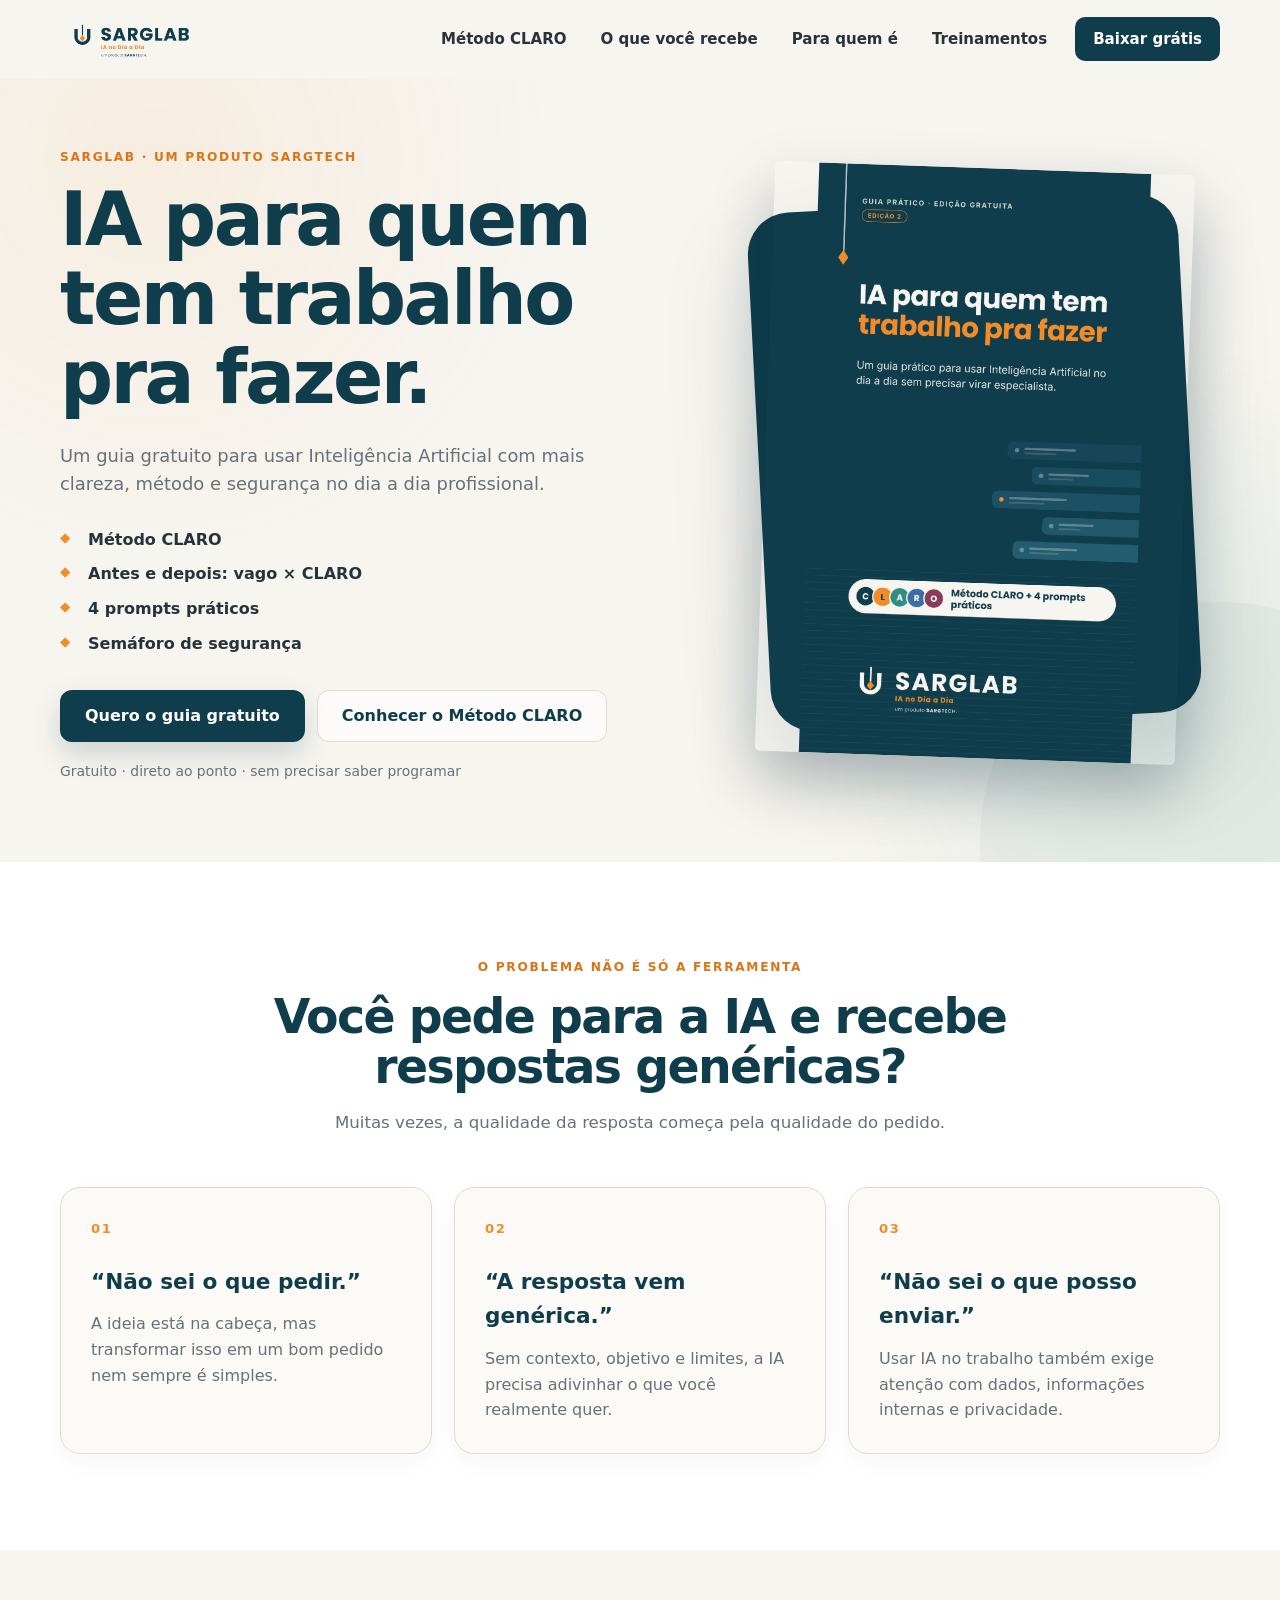
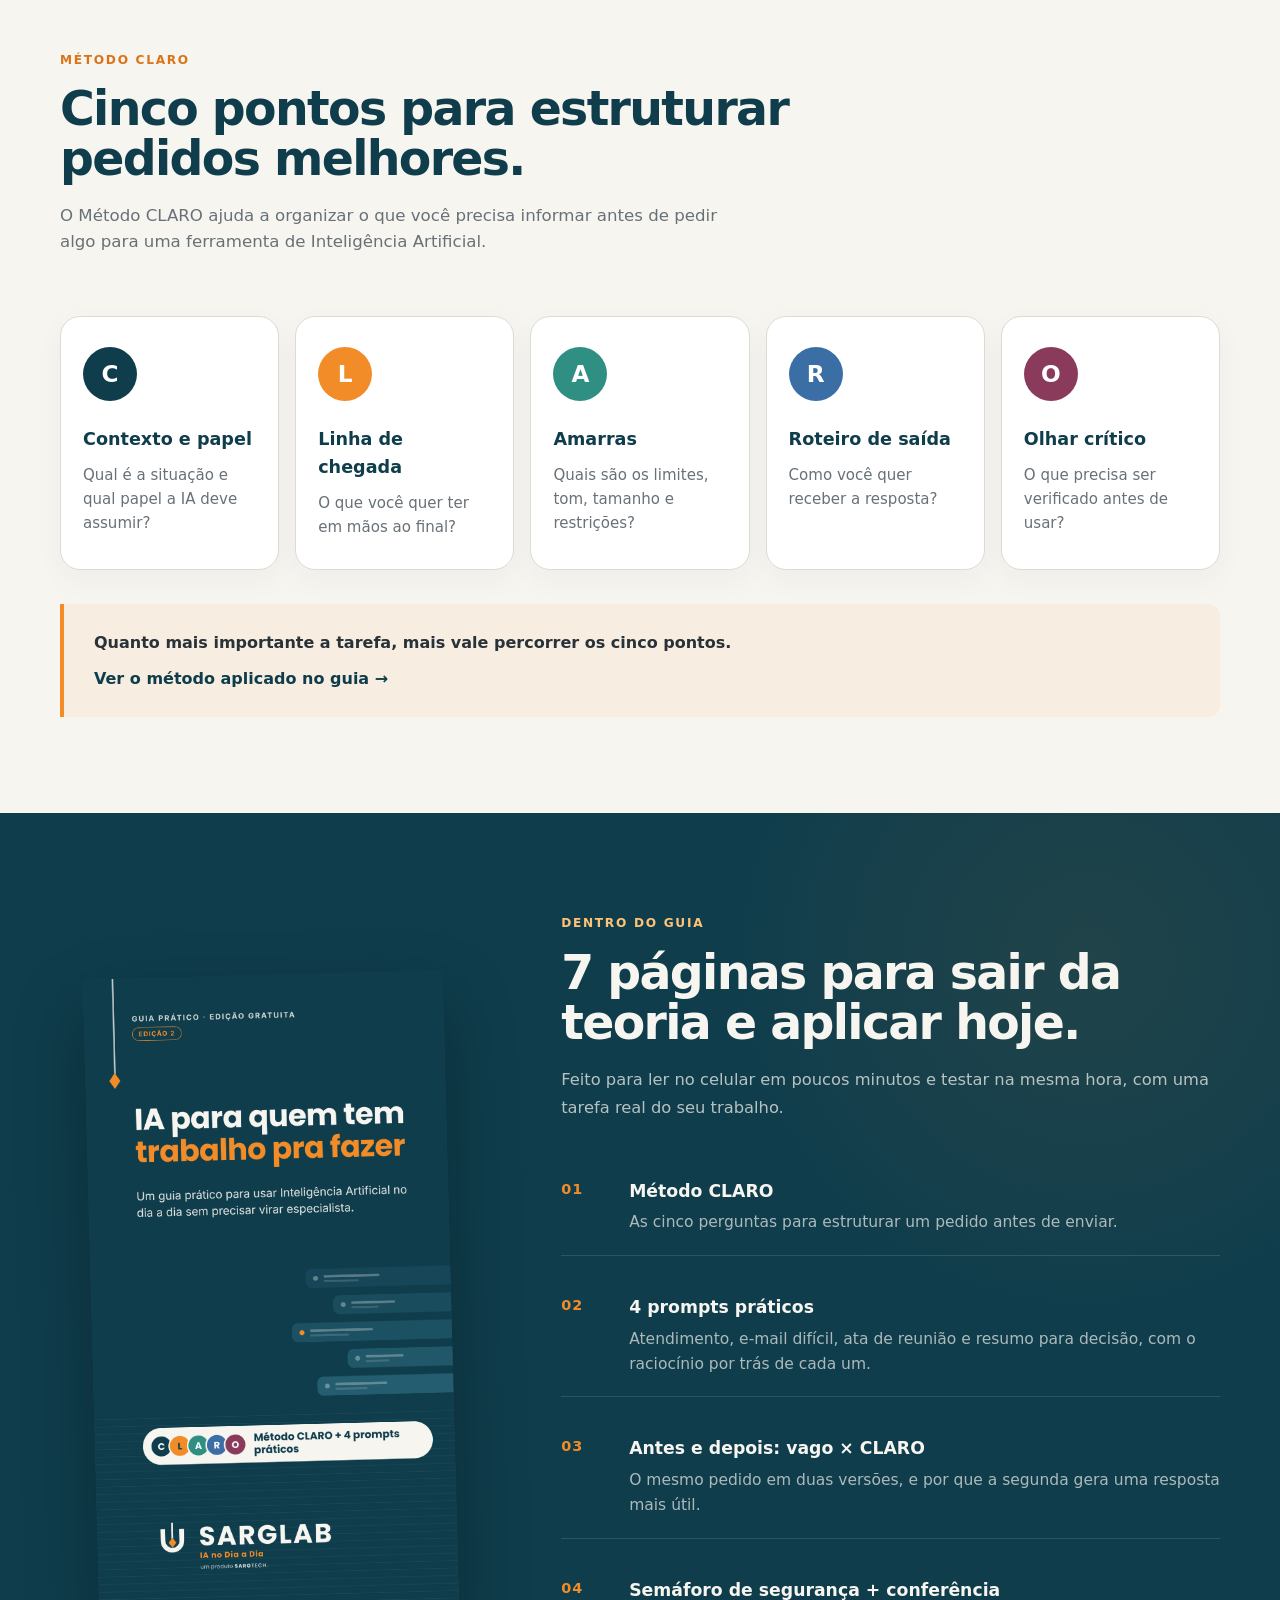
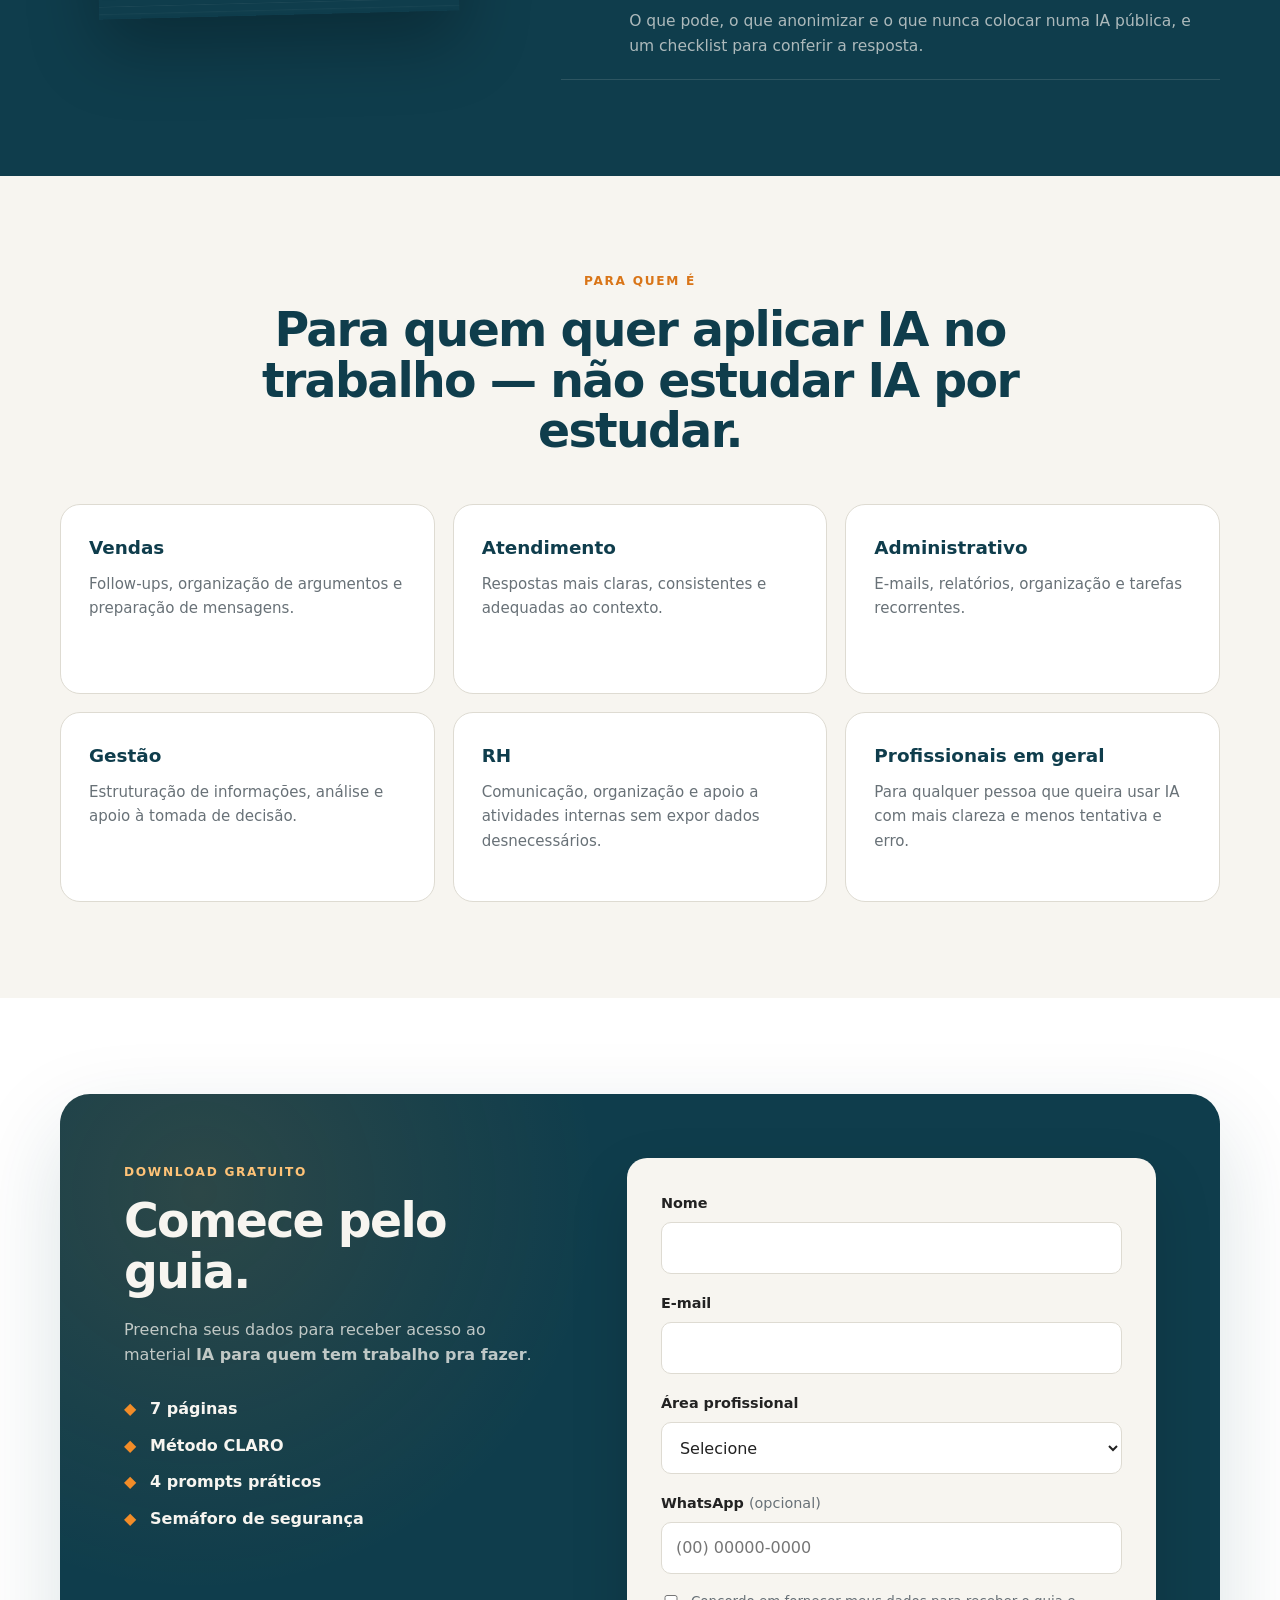
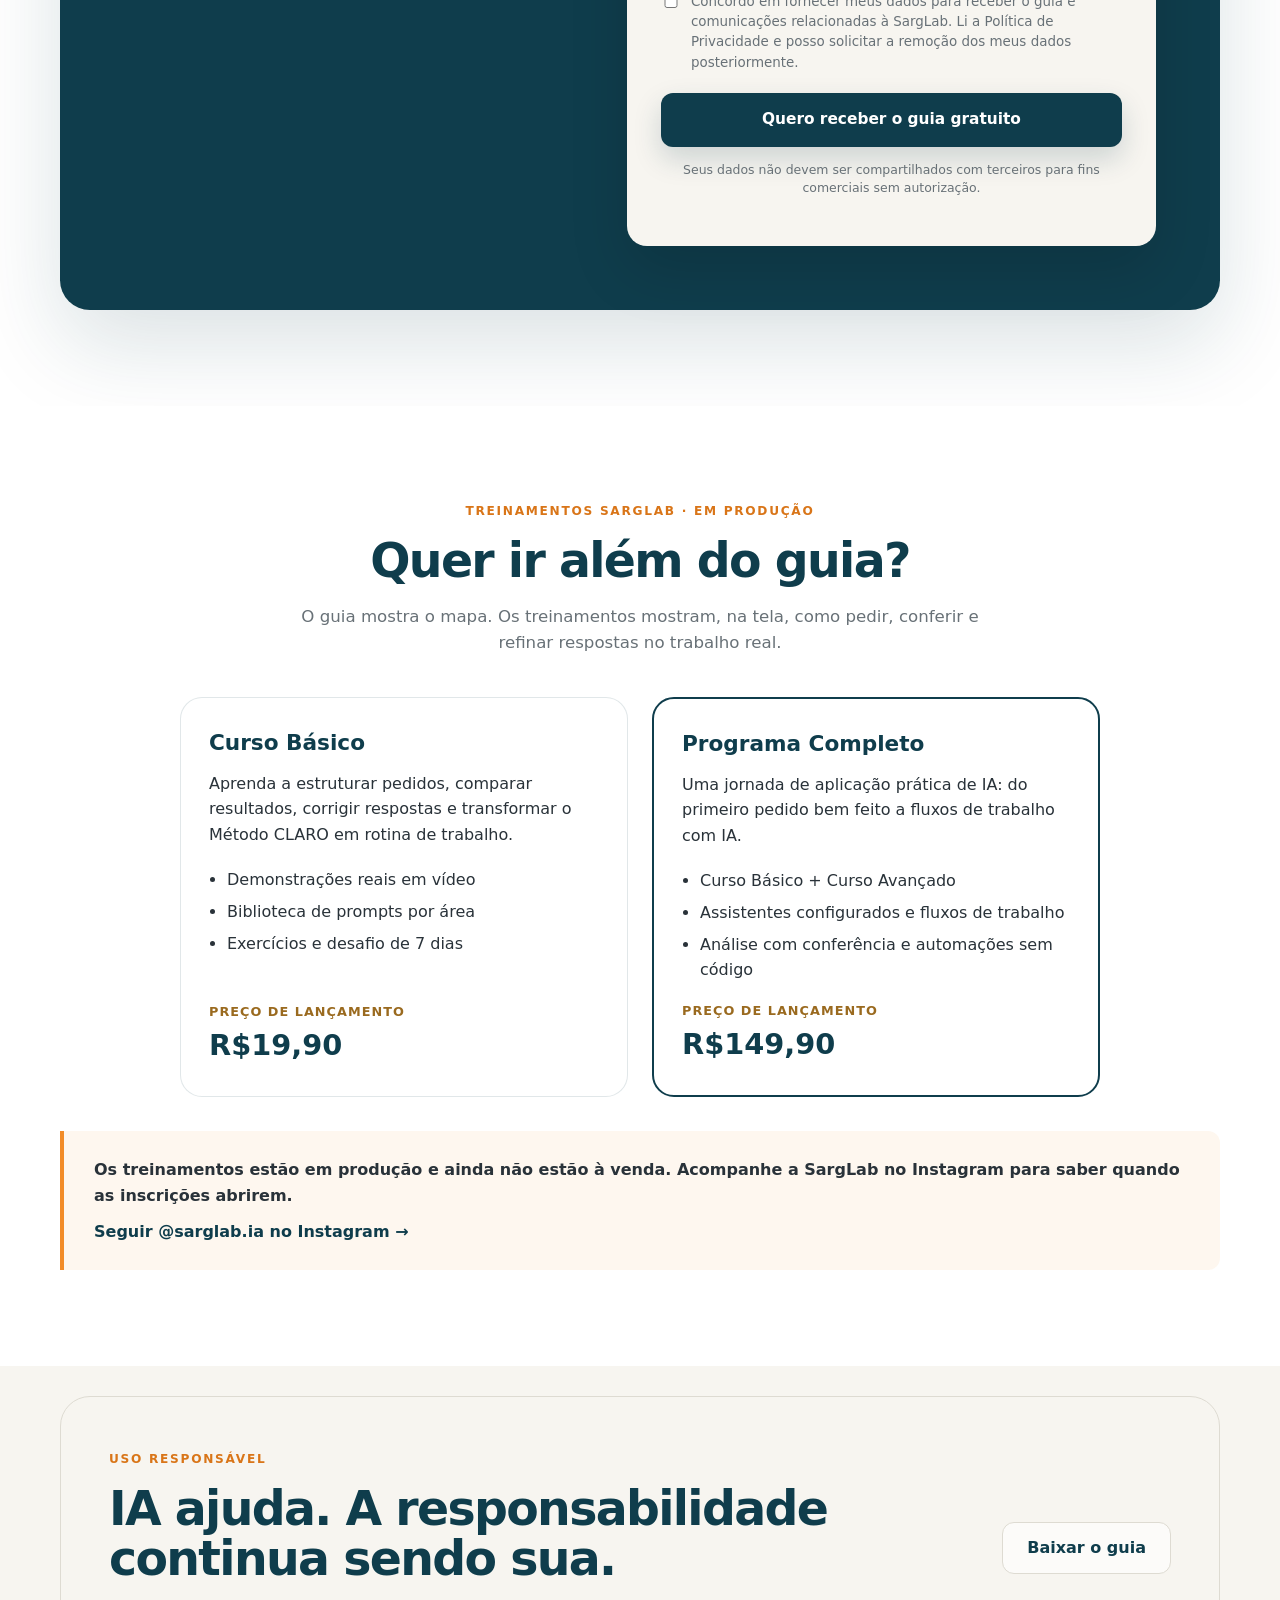
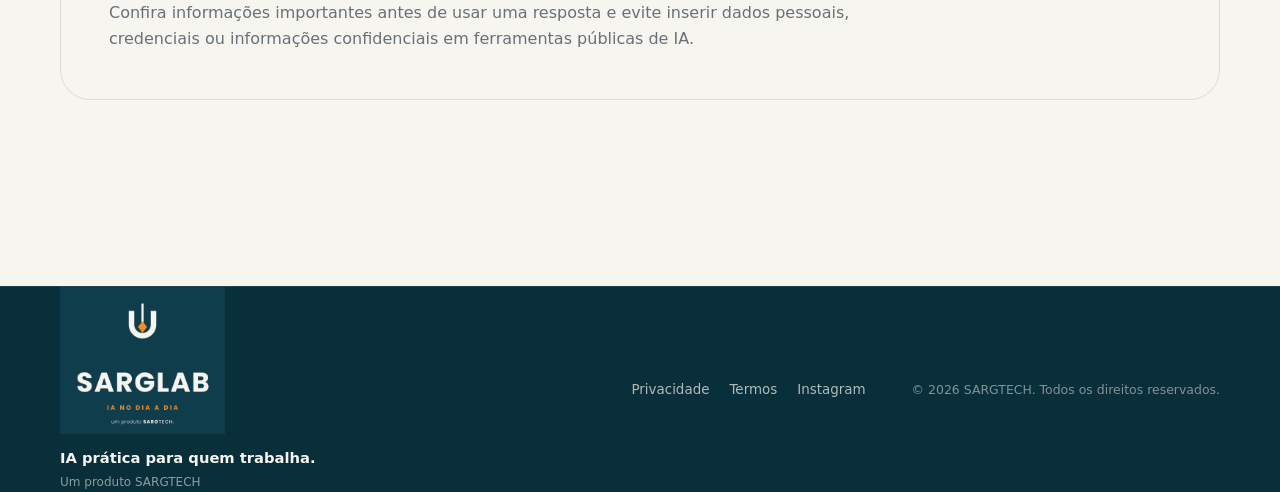
<file: index.html>
<!DOCTYPE html>
<html lang="pt-BR">
  <head>
    <meta charset="UTF-8" />
    <meta name="viewport" content="width=device-width, initial-scale=1.0" />

    <meta
      name="description"
      content="Baixe gratuitamente o guia SargLab IA para quem tem trabalho pra fazer: o Método CLARO, um antes e depois de pedido vago × pedido estruturado, 4 prompts práticos e um semáforo de segurança para usar IA no trabalho."
    />

    <meta
      name="keywords"
      content="inteligência artificial, IA no trabalho, prompts, produtividade, Método CLARO, SargLab, SARGTECH"
    />

    <meta name="author" content="SARGTECH" />

    <title>SargLab | IA para quem tem trabalho pra fazer</title>

    <link rel="stylesheet" href="./assets/style/style.css" />
  </head>

  <body>
    <!-- HEADER -->
    <header class="site-header" id="inicio">
      <div class="container header-content">
        <a
          class="brand"
          href="#inicio"
          aria-label="SargLab - Página inicial"
        >
          <img
            src="./assets/images/sarglab/logo-sarglab.png"
            class="logo"
            alt="SargLab - um produto SARGTECH"
          />
        </a>

        <button
          class="menu-toggle"
          type="button"
          aria-label="Abrir menu"
          aria-controls="main-menu"
          aria-expanded="false"
        >
          <span></span>
          <span></span>
          <span></span>
        </button>

        <nav class="main-nav" aria-label="Navegação principal">
          <ul class="nav-links" id="main-menu">
            <li><a href="#metodo">Método CLARO</a></li>
            <li><a href="#conteudo">O que você recebe</a></li>
            <li><a href="#para-quem">Para quem é</a></li>
            <li><a href="#treinamentos">Treinamentos</a></li>
            <li>
              <a class="nav-cta" href="#baixar">
                Baixar grátis
              </a>
            </li>
          </ul>
        </nav>
      </div>
    </header>

    <main>
      <!-- HERO -->
      <section class="hero" aria-labelledby="hero-title">
        <div class="container hero-grid">
          <div class="hero-copy">
            <span class="eyebrow">
              SargLab · um produto SARGTECH
            </span>

            <h1 id="hero-title">
              IA para quem tem trabalho pra fazer.
            </h1>

            <p class="hero-subtitle">
              Um guia gratuito para usar Inteligência Artificial com mais
              clareza, método e segurança no dia a dia profissional.
            </p>

            <ul class="hero-benefits">
              <li>Método CLARO</li>
              <li>Antes e depois: vago × CLARO</li>
              <li>4 prompts práticos</li>
              <li>Semáforo de segurança</li>
            </ul>

            <div class="hero-actions">
              <a class="button button-primary" href="#baixar">
                Quero o guia gratuito
              </a>

              <a class="button button-secondary" href="#metodo">
                Conhecer o Método CLARO
              </a>
            </div>

            <p class="hero-note">
              Gratuito · direto ao ponto · sem precisar saber programar
            </p>
          </div>

          <div class="hero-media">
            <img
              src="./assets/images/ebook/capa-ebook-sarglab.png"
              alt="Capa do guia gratuito IA para quem tem trabalho pra fazer"
            />
          </div>
        </div>
      </section>

      <!-- PROBLEMA -->
      <section class="section section-soft" id="problema">
        <div class="container">
          <div class="section-heading section-heading-centered">
            <span class="eyebrow">O problema não é só a ferramenta</span>

            <h2>
              Você pede para a IA e recebe respostas genéricas?
            </h2>

            <p>
              Muitas vezes, a qualidade da resposta começa pela qualidade do
              pedido.
            </p>
          </div>

          <div class="problem-grid">
            <article class="problem-card">
              <span class="problem-number">01</span>
              <h3>“Não sei o que pedir.”</h3>
              <p>
                A ideia está na cabeça, mas transformar isso em um bom pedido
                nem sempre é simples.
              </p>
            </article>

            <article class="problem-card">
              <span class="problem-number">02</span>
              <h3>“A resposta vem genérica.”</h3>
              <p>
                Sem contexto, objetivo e limites, a IA precisa adivinhar o que
                você realmente quer.
              </p>
            </article>

            <article class="problem-card">
              <span class="problem-number">03</span>
              <h3>“Não sei o que posso enviar.”</h3>
              <p>
                Usar IA no trabalho também exige atenção com dados,
                informações internas e privacidade.
              </p>
            </article>
          </div>
        </div>
      </section>

      <!-- MÉTODO CLARO -->
      <section class="section" id="metodo">
        <div class="container">
          <div class="section-heading">
            <span class="eyebrow">Método CLARO</span>

            <h2>
              Cinco pontos para estruturar pedidos melhores.
            </h2>

            <p>
              O Método CLARO ajuda a organizar o que você precisa informar
              antes de pedir algo para uma ferramenta de Inteligência
              Artificial.
            </p>
          </div>

          <div class="claro-grid">
            <article class="claro-card">
              <span class="claro-letter claro-c">C</span>
              <h3>Contexto e papel</h3>
              <p>
                Qual é a situação e qual papel a IA deve assumir?
              </p>
            </article>

            <article class="claro-card">
              <span class="claro-letter claro-l">L</span>
              <h3>Linha de chegada</h3>
              <p>
                O que você quer ter em mãos ao final?
              </p>
            </article>

            <article class="claro-card">
              <span class="claro-letter claro-a">A</span>
              <h3>Amarras</h3>
              <p>
                Quais são os limites, tom, tamanho e restrições?
              </p>
            </article>

            <article class="claro-card">
              <span class="claro-letter claro-r">R</span>
              <h3>Roteiro de saída</h3>
              <p>
                Como você quer receber a resposta?
              </p>
            </article>

            <article class="claro-card">
              <span class="claro-letter claro-o">O</span>
              <h3>Olhar crítico</h3>
              <p>
                O que precisa ser verificado antes de usar?
              </p>
            </article>
          </div>

          <div class="method-cta">
            <p>
              Quanto mais importante a tarefa, mais vale percorrer os cinco
              pontos.
            </p>

            <a class="text-link" href="#baixar">
              Ver o método aplicado no guia →
            </a>
          </div>
        </div>
      </section>

      <!-- CONTEÚDO DO GUIA -->
      <section class="section section-dark" id="conteudo">
        <div class="container guide-grid">
          <div class="guide-media">
            <img
              src="./assets/images/ebook/capa-ebook-sarglab.png"
              alt="Guia SargLab IA para quem tem trabalho pra fazer"
            />
          </div>

          <div class="guide-copy">
            <span class="eyebrow eyebrow-light">
              Dentro do guia
            </span>

            <h2>
              7 páginas para sair da teoria e aplicar hoje.
            </h2>

            <p>
              Feito para ler no celular em poucos minutos e testar na mesma
              hora, com uma tarefa real do seu trabalho.
            </p>

            <div class="guide-items">
              <article class="guide-item">
                <strong>01</strong>
                <div>
                  <h3>Método CLARO</h3>
                  <p>
                    As cinco perguntas para estruturar um pedido antes de enviar.
                  </p>
                </div>
              </article>

              <article class="guide-item">
                <strong>02</strong>
                <div>
                  <h3>4 prompts práticos</h3>
                  <p>
                    Atendimento, e-mail difícil, ata de reunião e resumo para
                    decisão, com o raciocínio por trás de cada um.
                  </p>
                </div>
              </article>

              <article class="guide-item">
                <strong>03</strong>
                <div>
                  <h3>Antes e depois: vago × CLARO</h3>
                  <p>
                    O mesmo pedido em duas versões, e por que a segunda gera
                    uma resposta mais útil.
                  </p>
                </div>
              </article>

              <article class="guide-item">
                <strong>04</strong>
                <div>
                  <h3>Semáforo de segurança + conferência</h3>
                  <p>
                    O que pode, o que anonimizar e o que nunca colocar numa IA
                    pública, e um checklist para conferir a resposta.
                  </p>
                </div>
              </article>
            </div>
          </div>
        </div>
      </section>

      <!-- PARA QUEM -->
      <section class="section" id="para-quem">
        <div class="container">
          <div class="section-heading section-heading-centered">
            <span class="eyebrow">Para quem é</span>

            <h2>
              Para quem quer aplicar IA no trabalho — não estudar IA por
              estudar.
            </h2>
          </div>

          <div class="audience-grid">
            <article class="audience-card">
              <h3>Vendas</h3>
              <p>
                Follow-ups, organização de argumentos e preparação de
                mensagens.
              </p>
            </article>

            <article class="audience-card">
              <h3>Atendimento</h3>
              <p>
                Respostas mais claras, consistentes e adequadas ao contexto.
              </p>
            </article>

            <article class="audience-card">
              <h3>Administrativo</h3>
              <p>
                E-mails, relatórios, organização e tarefas recorrentes.
              </p>
            </article>

            <article class="audience-card">
              <h3>Gestão</h3>
              <p>
                Estruturação de informações, análise e apoio à tomada de
                decisão.
              </p>
            </article>

            <article class="audience-card">
              <h3>RH</h3>
              <p>
                Comunicação, organização e apoio a atividades internas sem
                expor dados desnecessários.
              </p>
            </article>

            <article class="audience-card">
              <h3>Profissionais em geral</h3>
              <p>
                Para qualquer pessoa que queira usar IA com mais clareza e
                menos tentativa e erro.
              </p>
            </article>
          </div>
        </div>
      </section>

      <!-- FORMULÁRIO -->
      <section class="section download-section" id="baixar">
        <div class="container download-card">
          <div class="download-copy">
            <span class="eyebrow eyebrow-light">
              Download gratuito
            </span>

            <h2>
              Comece pelo guia.
            </h2>

            <p>
              Preencha seus dados para receber acesso ao material
              <strong>IA para quem tem trabalho pra fazer</strong>.
            </p>

            <ul>
              <li>7 páginas</li>
              <li>Método CLARO</li>
              <li>4 prompts práticos</li>
              <li>Semáforo de segurança</li>
            </ul>
          </div>

          <form class="lead-form" id="ebook-form">
            <div class="form-group">
              <label for="nome">Nome</label>
              <input
                type="text"
                id="nome"
                name="nome"
                autocomplete="name"
                required
              />
            </div>

            <div class="form-group">
              <label for="email">E-mail</label>
              <input
                type="email"
                id="email"
                name="email"
                autocomplete="email"
                required
              />
            </div>

            <div class="form-group">
              <label for="area">Área profissional</label>
              <select id="area" name="area" required>
                <option value="">Selecione</option>
                <option value="vendas">Vendas</option>
                <option value="atendimento">Atendimento</option>
                <option value="administrativo">Administrativo</option>
                <option value="gestao">Gestão</option>
                <option value="rh">RH</option>
                <option value="marketing">Marketing</option>
                <option value="tecnologia">Tecnologia</option>
                <option value="empreendedor">Empreendedor(a)</option>
                <option value="outro">Outra área</option>
              </select>
            </div>

            <div class="form-group">
              <label for="whatsapp">
                WhatsApp
                <span class="optional">(opcional)</span>
              </label>

              <input
                type="tel"
                id="whatsapp"
                name="whatsapp"
                autocomplete="tel"
                placeholder="(00) 00000-0000"
              />
            </div>

            <label class="consent-field">
              <input
                type="checkbox"
                id="consentimento"
                name="consentimento"
                required
              />

              <span>
                Concordo em fornecer meus dados para receber o guia e
                comunicações relacionadas à SargLab. Li a
                <a href="./privacidade.html" target="_blank">
                      Política de Privacidade
                </a>
                e posso solicitar a remoção dos meus dados posteriormente.
              </span>
            </label>

            <button
              class="button button-primary button-full"
              type="submit"
            >
              Quero receber o guia gratuito
            </button>

            <p class="form-note">
              Seus dados não devem ser compartilhados com terceiros para fins
              comerciais sem autorização.
            </p>

            <div
              class="form-message"
              id="form-message"
              role="status"
              aria-live="polite"
            ></div>
          </form>
        </div>
      </section>

      <!-- TREINAMENTOS -->
      <section class="section section-soft" id="treinamentos">
        <div class="container">
          <div class="section-heading section-heading-centered">
            <span class="eyebrow">Treinamentos SargLab · em produção</span>

            <h2>
              Quer ir além do guia?
            </h2>

            <p>
              O guia mostra o mapa. Os treinamentos mostram, na tela, como
              pedir, conferir e refinar respostas no trabalho real.
            </p>
          </div>

          <div class="offer-grid">
            <article class="offer-card">
              <h3>Curso Básico</h3>
              <p>
                Aprenda a estruturar pedidos, comparar resultados, corrigir
                respostas e transformar o Método CLARO em rotina de trabalho.
              </p>
              <ul>
                <li>Demonstrações reais em vídeo</li>
                <li>Biblioteca de prompts por área</li>
                <li>Exercícios e desafio de 7 dias</li>
              </ul>
              <p class="offer-price">
                <span>Preço de lançamento</span>
                <strong>R$19,90</strong>
              </p>
            </article>

            <article class="offer-card offer-card-featured">
              <h3>Programa Completo</h3>
              <p>
                Uma jornada de aplicação prática de IA: do primeiro pedido bem
                feito a fluxos de trabalho com IA.
              </p>
              <ul>
                <li>Curso Básico + Curso Avançado</li>
                <li>Assistentes configurados e fluxos de trabalho</li>
                <li>Análise com conferência e automações sem código</li>
              </ul>
              <p class="offer-price">
                <span>Preço de lançamento</span>
                <strong>R$149,90</strong>
              </p>
            </article>
          </div>

          <div class="method-cta">
            <p>
              Os treinamentos estão em produção e ainda não estão à venda.
              Acompanhe a SargLab no Instagram para saber quando as inscrições
              abrirem.
            </p>

            <a
              class="text-link"
              href="https://www.instagram.com/sarglab.ia/"
              target="_blank"
              rel="noopener noreferrer"
            >
              Seguir @sarglab.ia no Instagram →
            </a>
          </div>
        </div>
      </section>

      <!-- SEGURANÇA -->
      <section class="section security-section">
        <div class="container security-card">
          <div>
            <span class="eyebrow">Uso responsável</span>

            <h2>
              IA ajuda. A responsabilidade continua sendo sua.
            </h2>

            <p>
              Confira informações importantes antes de usar uma resposta e
              evite inserir dados pessoais, credenciais ou informações
              confidenciais em ferramentas públicas de IA.
            </p>
          </div>

          <a class="button button-secondary" href="#baixar">
            Baixar o guia
          </a>
        </div>
      </section>
    </main>

    <!-- FOOTER -->
    <footer class="site-footer">
      <div class="container footer-content">
        <div class="footer-brand">
          <img
              src="./assets/images/sarglab/logo-sarglab-footer.png"
              alt="SargLab - um produto SARGTECH"
          />

          <p>
            IA prática para quem trabalha.
          </p>

          <span>
            Um produto SARGTECH
          </span>
        </div>

        <div class="footer-links">
          <a 
          href="./privacidade.html"
          aria-label="Política de Privacidade"
       >
         Privacidade
          </a>
          <a
            href="./termos.html"
            aria-label="Termos de Uso"
          >
            Termos
          </a>

          <a
            href="https://www.instagram.com/sarglab.ia/"
            target="_blank"
            rel="noopener noreferrer"
          >
            Instagram
          </a>
        </div>

        <p class="footer-copy">
          © <span id="current-year">2026</span> SARGTECH.
          Todos os direitos reservados.
        </p>
      </div>
    </footer>

    <script src="./script/main.js"></script>
  </body>
</html>
</file>
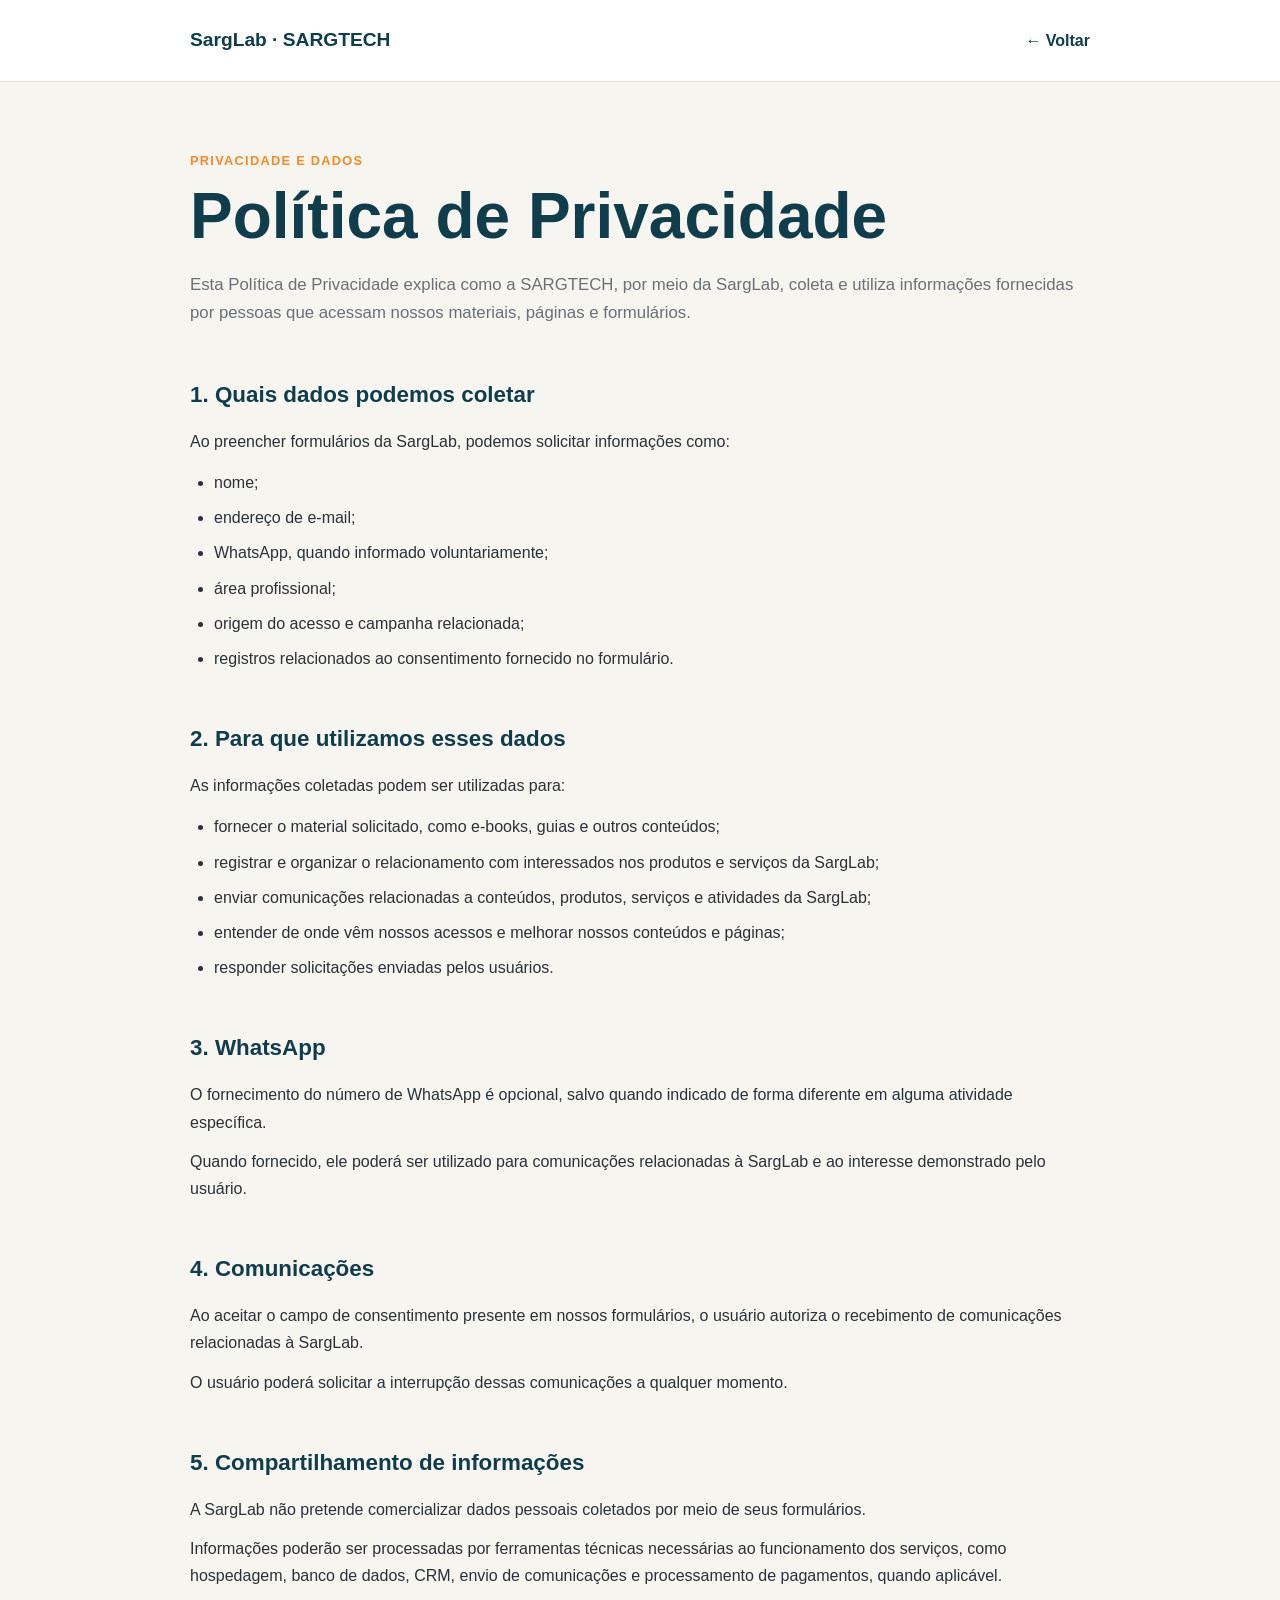
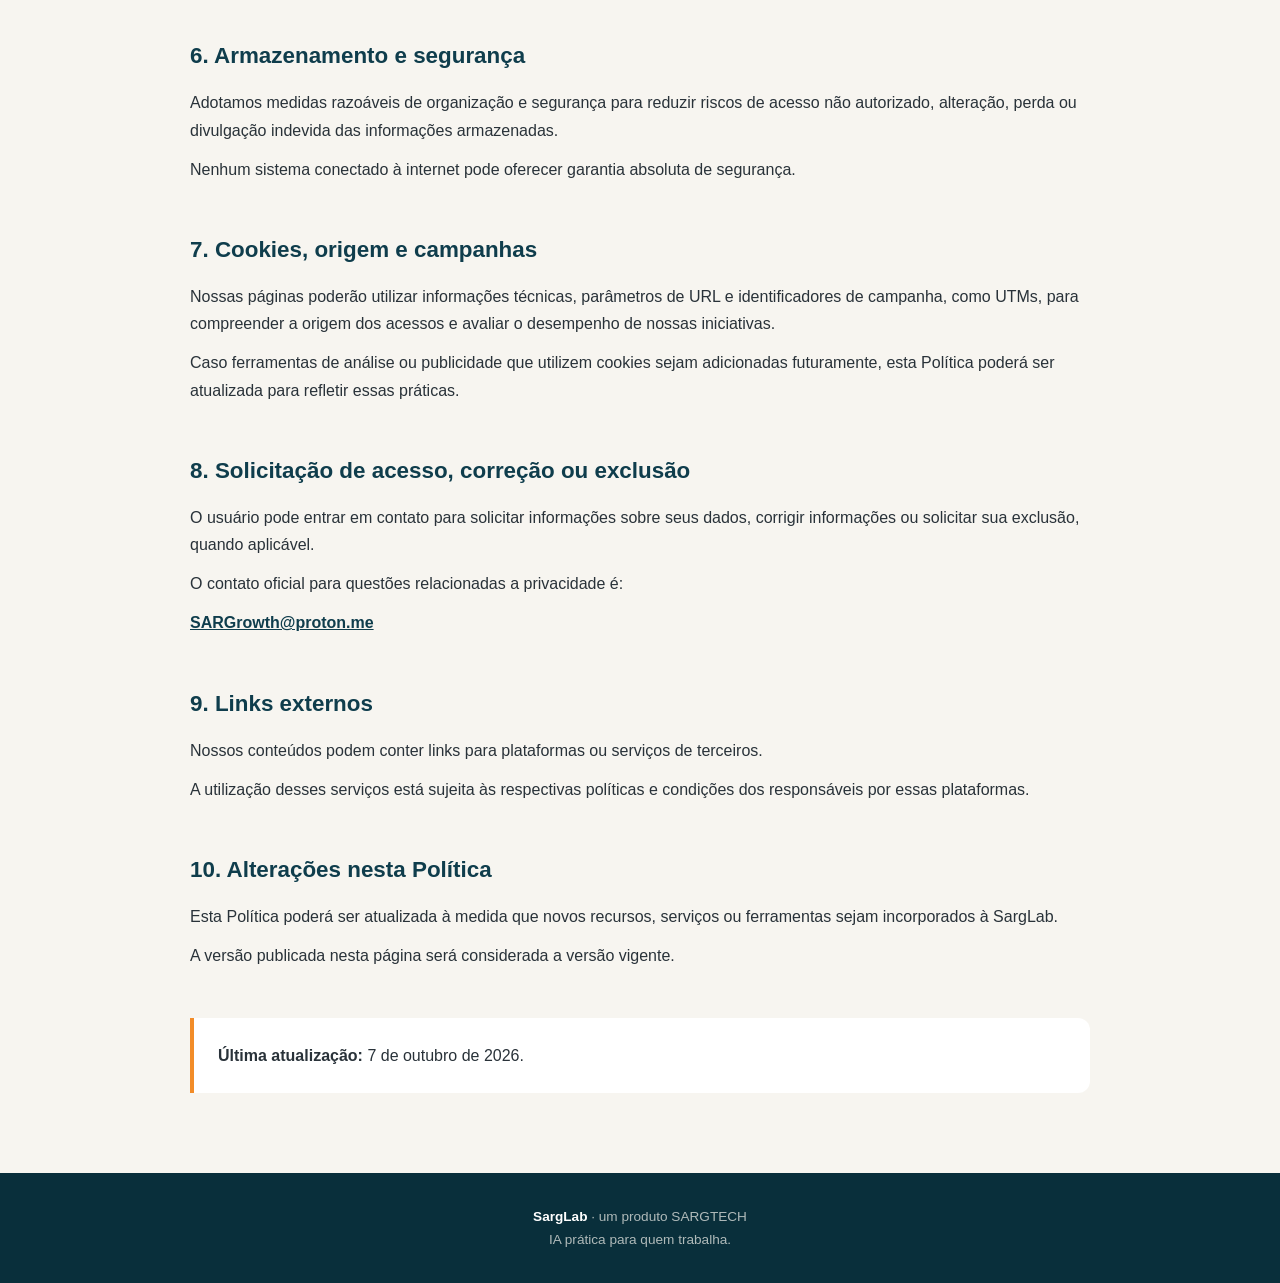
<file: privacidade.html>
<!DOCTYPE html>
<html lang="pt-BR">
<head>
  <meta charset="UTF-8" />
  <meta name="viewport" content="width=device-width, initial-scale=1.0" />

  <meta
    name="description"
    content="Política de Privacidade da SargLab, um produto SARGTECH."
  />

  <meta name="author" content="SARGTECH" />

  <title>Política de Privacidade | SargLab</title>

  <style>
    :root {
      --petrol: #0f3d4c;
      --petrol-dark: #092f3b;
      --orange: #f28c28;
      --cream: #f7f5f0;
      --white: #ffffff;
      --graphite: #222222;
      --text: #293239;
      --text-soft: #687177;
      --border: #dedbd2;
    }

    * {
      box-sizing: border-box;
      margin: 0;
      padding: 0;
    }

    body {
      font-family: Inter, Arial, sans-serif;
      color: var(--text);
      background: var(--cream);
      line-height: 1.7;
    }

    header {
      padding: 24px;
      border-bottom: 1px solid var(--border);
      background: var(--white);
    }

    .header-content {
      width: min(900px, calc(100% - 32px));
      margin: 0 auto;
      display: flex;
      align-items: center;
      justify-content: space-between;
      gap: 24px;
    }

    .brand {
      color: var(--petrol);
      font-size: 1.2rem;
      font-weight: 800;
      text-decoration: none;
    }

    .back-link {
      color: var(--petrol);
      font-weight: 700;
      text-decoration: none;
    }

    main {
      width: min(900px, calc(100% - 32px));
      margin: 0 auto;
      padding: 64px 0 80px;
    }

    .eyebrow {
      display: inline-block;
      margin-bottom: 12px;
      color: var(--orange);
      font-size: 0.8rem;
      font-weight: 800;
      letter-spacing: 0.1em;
      text-transform: uppercase;
    }

    h1 {
      color: var(--petrol);
      font-size: clamp(2.2rem, 5vw, 4rem);
      line-height: 1.05;
    }

    .intro {
      margin-top: 20px;
      color: var(--text-soft);
      font-size: 1.05rem;
    }

    section {
      margin-top: 48px;
    }

    h2 {
      margin-bottom: 14px;
      color: var(--petrol);
      font-size: 1.4rem;
    }

    p + p {
      margin-top: 12px;
    }

    ul {
      margin-top: 14px;
      padding-left: 24px;
    }

    li + li {
      margin-top: 8px;
    }

    a {
      color: var(--petrol);
    }

    .notice {
      margin-top: 48px;
      padding: 24px;
      border-left: 4px solid var(--orange);
      border-radius: 0 12px 12px 0;
      background: var(--white);
    }

    footer {
      padding: 32px 20px;
      color: rgba(247, 245, 240, 0.7);
      background: var(--petrol-dark);
      text-align: center;
      font-size: 0.85rem;
    }

    footer strong {
      color: var(--white);
    }
  </style>
</head>

<body>
  <header>
    <div class="header-content">
      <a class="brand" href="./index.html">
        SargLab · SARGTECH
      </a>

      <a class="back-link" href="./index.html">
        ← Voltar
      </a>
    </div>
  </header>

  <main>
    <span class="eyebrow">
      Privacidade e dados
    </span>

    <h1>
      Política de Privacidade
    </h1>

    <p class="intro">
      Esta Política de Privacidade explica como a SARGTECH,
      por meio da SargLab, coleta e utiliza informações
      fornecidas por pessoas que acessam nossos materiais,
      páginas e formulários.
    </p>

    <section>
      <h2>1. Quais dados podemos coletar</h2>

      <p>
        Ao preencher formulários da SargLab, podemos solicitar
        informações como:
      </p>

      <ul>
        <li>nome;</li>
        <li>endereço de e-mail;</li>
        <li>WhatsApp, quando informado voluntariamente;</li>
        <li>área profissional;</li>
        <li>origem do acesso e campanha relacionada;</li>
        <li>
          registros relacionados ao consentimento fornecido
          no formulário.
        </li>
      </ul>
    </section>

    <section>
      <h2>2. Para que utilizamos esses dados</h2>

      <p>
        As informações coletadas podem ser utilizadas para:
      </p>

      <ul>
        <li>
          fornecer o material solicitado, como e-books,
          guias e outros conteúdos;
        </li>

        <li>
          registrar e organizar o relacionamento com
          interessados nos produtos e serviços da SargLab;
        </li>

        <li>
          enviar comunicações relacionadas a conteúdos,
          produtos, serviços e atividades da SargLab;
        </li>

        <li>
          entender de onde vêm nossos acessos e melhorar
          nossos conteúdos e páginas;
        </li>

        <li>
          responder solicitações enviadas pelos usuários.
        </li>
      </ul>
    </section>

    <section>
      <h2>3. WhatsApp</h2>

      <p>
        O fornecimento do número de WhatsApp é opcional,
        salvo quando indicado de forma diferente em alguma
        atividade específica.
      </p>

      <p>
        Quando fornecido, ele poderá ser utilizado para
        comunicações relacionadas à SargLab e ao interesse
        demonstrado pelo usuário.
      </p>
    </section>

    <section>
      <h2>4. Comunicações</h2>

      <p>
        Ao aceitar o campo de consentimento presente em nossos
        formulários, o usuário autoriza o recebimento de
        comunicações relacionadas à SargLab.
      </p>

      <p>
        O usuário poderá solicitar a interrupção dessas
        comunicações a qualquer momento.
      </p>
    </section>

    <section>
      <h2>5. Compartilhamento de informações</h2>

      <p>
        A SargLab não pretende comercializar dados pessoais
        coletados por meio de seus formulários.
      </p>

      <p>
        Informações poderão ser processadas por ferramentas
        técnicas necessárias ao funcionamento dos serviços,
        como hospedagem, banco de dados, CRM, envio de
        comunicações e processamento de pagamentos,
        quando aplicável.
      </p>
    </section>

    <section>
      <h2>6. Armazenamento e segurança</h2>

      <p>
        Adotamos medidas razoáveis de organização e segurança
        para reduzir riscos de acesso não autorizado,
        alteração, perda ou divulgação indevida das
        informações armazenadas.
      </p>

      <p>
        Nenhum sistema conectado à internet pode oferecer
        garantia absoluta de segurança.
      </p>
    </section>

    <section>
      <h2>7. Cookies, origem e campanhas</h2>

      <p>
        Nossas páginas poderão utilizar informações técnicas,
        parâmetros de URL e identificadores de campanha,
        como UTMs, para compreender a origem dos acessos e
        avaliar o desempenho de nossas iniciativas.
      </p>

      <p>
        Caso ferramentas de análise ou publicidade que
        utilizem cookies sejam adicionadas futuramente,
        esta Política poderá ser atualizada para refletir
        essas práticas.
      </p>
    </section>

    <section>
      <h2>8. Solicitação de acesso, correção ou exclusão</h2>

      <p>
        O usuário pode entrar em contato para solicitar
        informações sobre seus dados, corrigir informações
        ou solicitar sua exclusão, quando aplicável.
      </p>

      <p>
        O contato oficial para questões relacionadas a
        privacidade é:
      </p>

      <p>
        <strong>
          <a href="mailto:SARGrowth@proton.me">
            SARGrowth@proton.me
          </a>
        </strong>
      </p>
    </section>

    <section>
      <h2>9. Links externos</h2>

      <p>
        Nossos conteúdos podem conter links para plataformas
        ou serviços de terceiros.
      </p>

      <p>
        A utilização desses serviços está sujeita às
        respectivas políticas e condições dos responsáveis
        por essas plataformas.
      </p>
    </section>

    <section>
      <h2>10. Alterações nesta Política</h2>

      <p>
        Esta Política poderá ser atualizada à medida que
        novos recursos, serviços ou ferramentas sejam
        incorporados à SargLab.
      </p>

      <p>
        A versão publicada nesta página será considerada a
        versão vigente.
      </p>
    </section>

    <div class="notice">
      <strong>Última atualização:</strong>
      7 de outubro de 2026.
    </div>
  </main>

  <footer>
    <strong>SargLab</strong> · um produto SARGTECH
    <br />
    IA prática para quem trabalha.
  </footer>
</body>
</html>
</file>
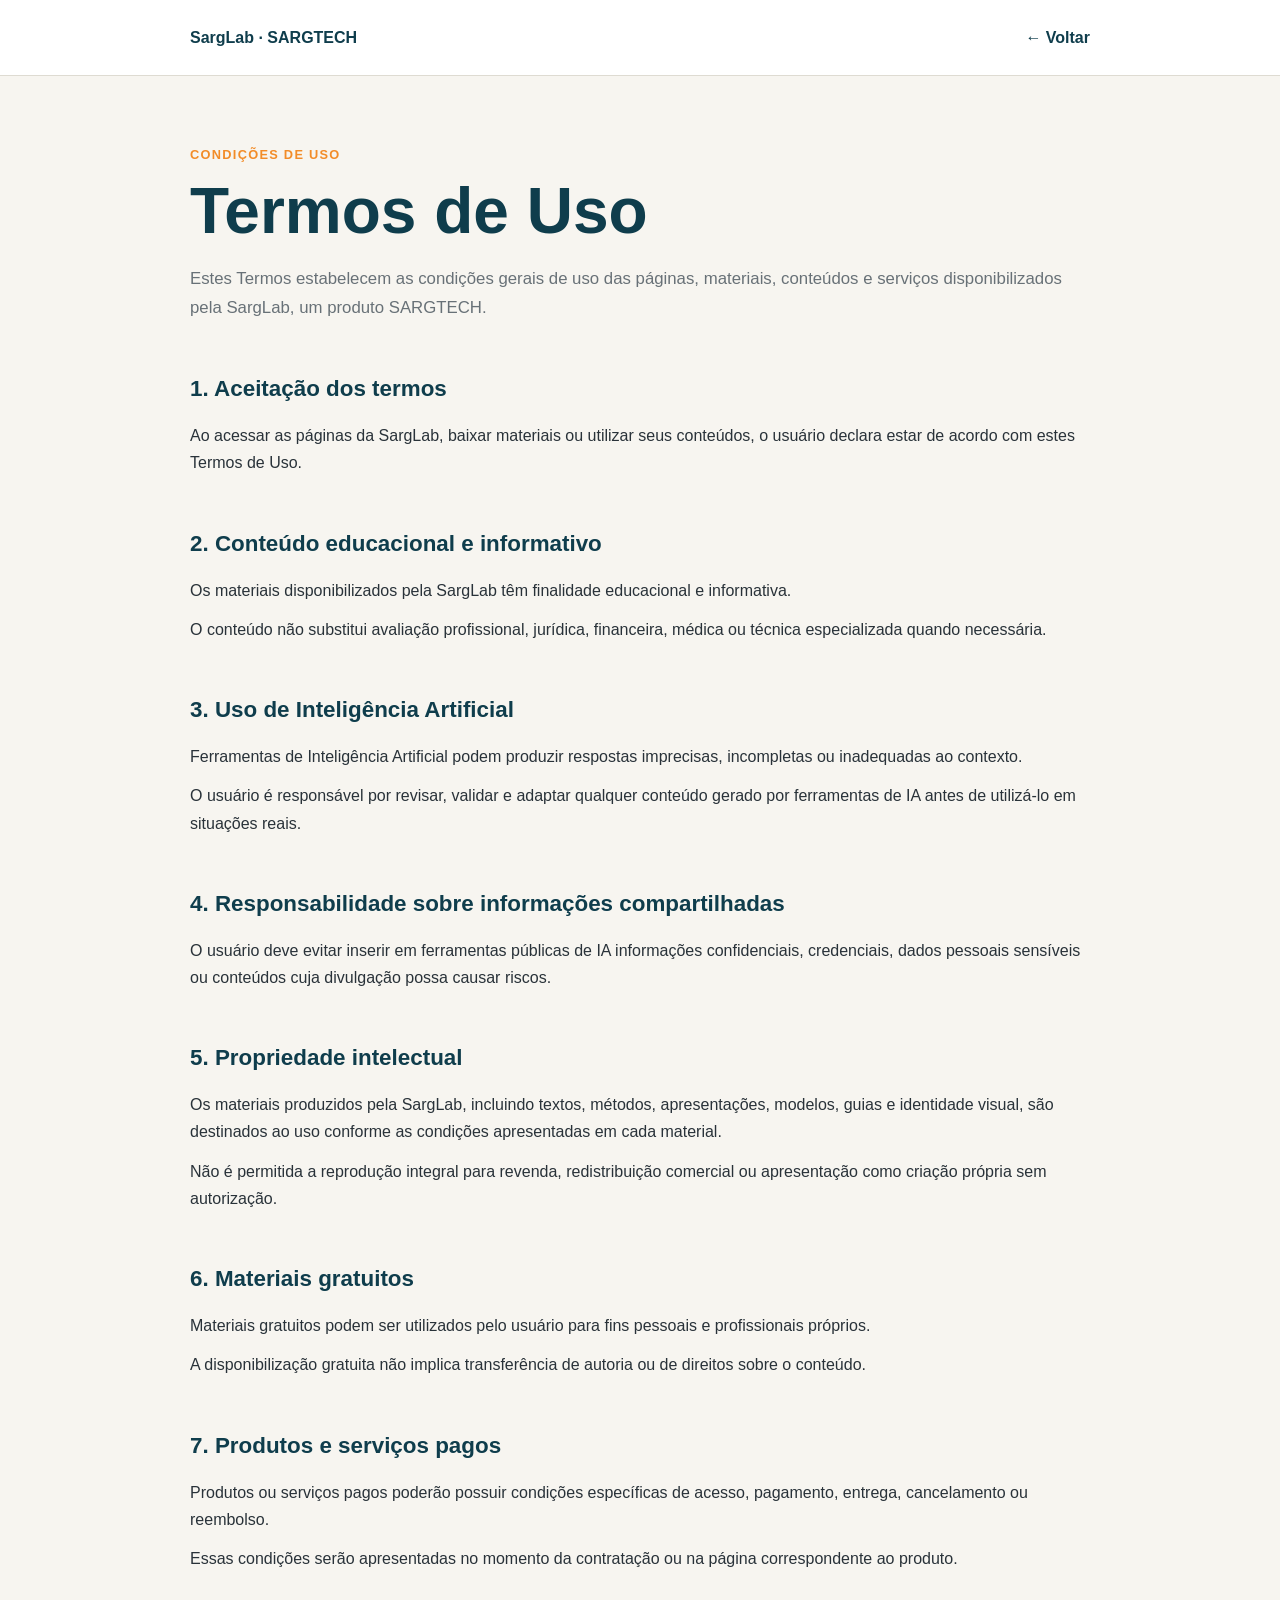
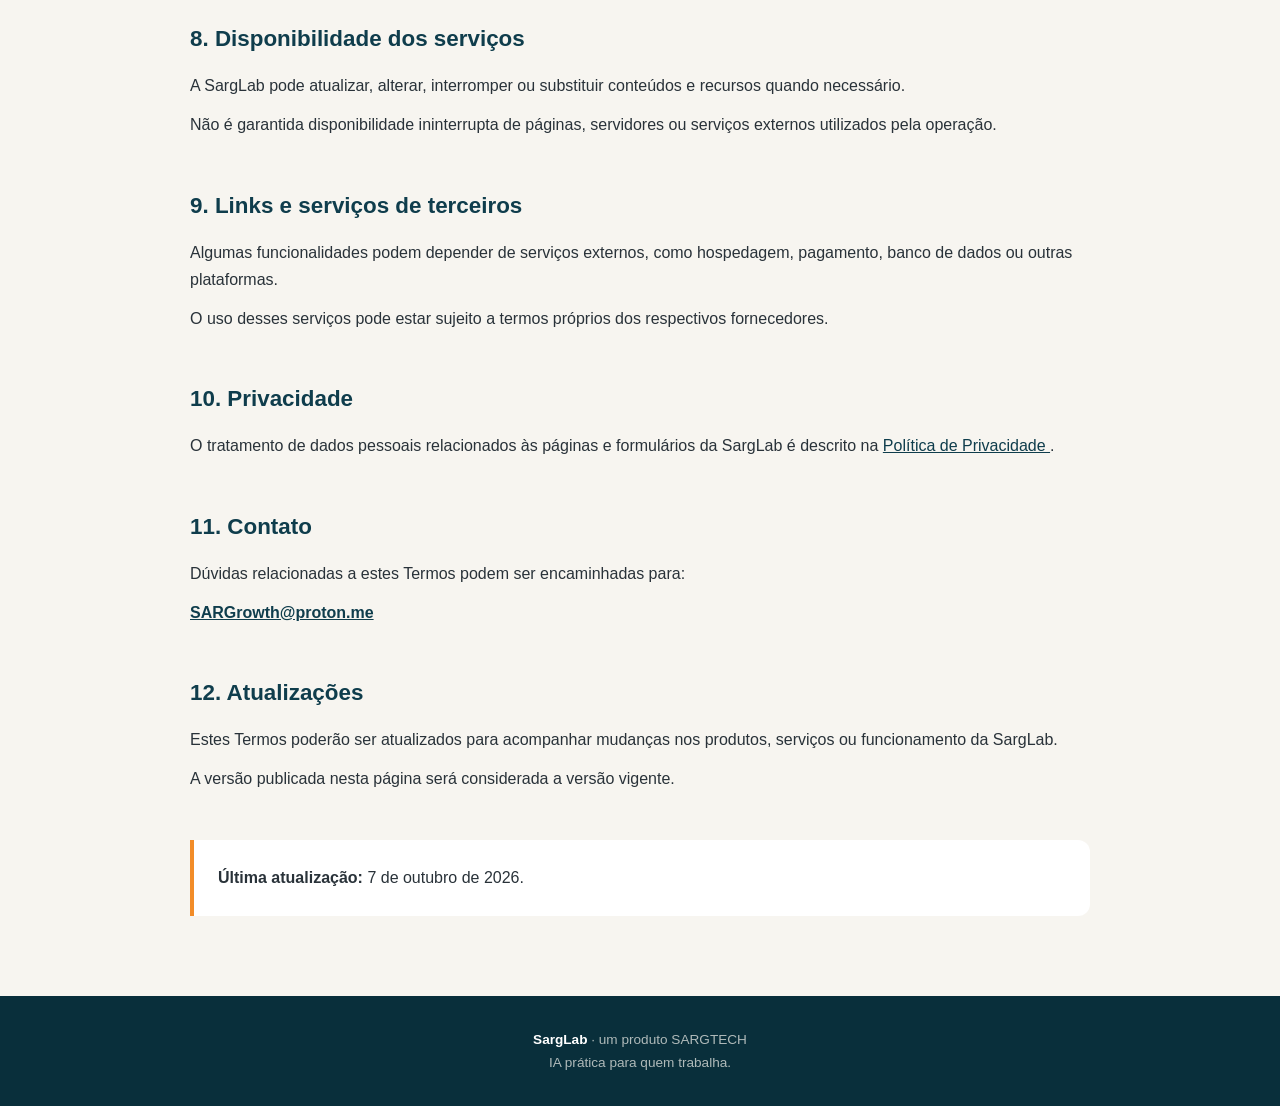
<file: termos.html>
<!DOCTYPE html>
<html lang="pt-BR">
<head>
  <meta charset="UTF-8" />
  <meta name="viewport" content="width=device-width, initial-scale=1.0" />

  <meta
    name="description"
    content="Termos de Uso da SargLab, um produto SARGTECH."
  />

  <meta name="author" content="SARGTECH" />

  <title>Termos de Uso | SargLab</title>

  <style>
    :root {
      --petrol: #0f3d4c;
      --petrol-dark: #092f3b;
      --orange: #f28c28;
      --cream: #f7f5f0;
      --white: #ffffff;
      --text: #293239;
      --text-soft: #687177;
      --border: #dedbd2;
    }

    * {
      box-sizing: border-box;
      margin: 0;
      padding: 0;
    }

    body {
      font-family: Inter, Arial, sans-serif;
      color: var(--text);
      background: var(--cream);
      line-height: 1.7;
    }

    header {
      padding: 24px;
      border-bottom: 1px solid var(--border);
      background: var(--white);
    }

    .header-content {
      width: min(900px, calc(100% - 32px));
      margin: 0 auto;
      display: flex;
      align-items: center;
      justify-content: space-between;
      gap: 24px;
    }

    .brand,
    .back-link {
      color: var(--petrol);
      font-weight: 800;
      text-decoration: none;
    }

    main {
      width: min(900px, calc(100% - 32px));
      margin: 0 auto;
      padding: 64px 0 80px;
    }

    .eyebrow {
      display: inline-block;
      margin-bottom: 12px;
      color: var(--orange);
      font-size: 0.8rem;
      font-weight: 800;
      letter-spacing: 0.1em;
      text-transform: uppercase;
    }

    h1 {
      color: var(--petrol);
      font-size: clamp(2.2rem, 5vw, 4rem);
      line-height: 1.05;
    }

    .intro {
      margin-top: 20px;
      color: var(--text-soft);
      font-size: 1.05rem;
    }

    section {
      margin-top: 48px;
    }

    h2 {
      margin-bottom: 14px;
      color: var(--petrol);
      font-size: 1.4rem;
    }

    p + p {
      margin-top: 12px;
    }

    ul {
      margin-top: 14px;
      padding-left: 24px;
    }

    li + li {
      margin-top: 8px;
    }

    a {
      color: var(--petrol);
    }

    .notice {
      margin-top: 48px;
      padding: 24px;
      border-left: 4px solid var(--orange);
      border-radius: 0 12px 12px 0;
      background: var(--white);
    }

    footer {
      padding: 32px 20px;
      color: rgba(247, 245, 240, 0.7);
      background: var(--petrol-dark);
      text-align: center;
      font-size: 0.85rem;
    }

    footer strong {
      color: var(--white);
    }
  </style>
</head>

<body>
  <header>
    <div class="header-content">
      <a class="brand" href="./index.html">
        SargLab · SARGTECH
      </a>

      <a class="back-link" href="./index.html">
        ← Voltar
      </a>
    </div>
  </header>

  <main>
    <span class="eyebrow">
      Condições de uso
    </span>

    <h1>
      Termos de Uso
    </h1>

    <p class="intro">
      Estes Termos estabelecem as condições gerais de uso das páginas,
      materiais, conteúdos e serviços disponibilizados pela SargLab,
      um produto SARGTECH.
    </p>

    <section>
      <h2>1. Aceitação dos termos</h2>

      <p>
        Ao acessar as páginas da SargLab, baixar materiais ou utilizar
        seus conteúdos, o usuário declara estar de acordo com estes Termos
        de Uso.
      </p>
    </section>

    <section>
      <h2>2. Conteúdo educacional e informativo</h2>

      <p>
        Os materiais disponibilizados pela SargLab têm finalidade
        educacional e informativa.
      </p>

      <p>
        O conteúdo não substitui avaliação profissional, jurídica,
        financeira, médica ou técnica especializada quando necessária.
      </p>
    </section>

    <section>
      <h2>3. Uso de Inteligência Artificial</h2>

      <p>
        Ferramentas de Inteligência Artificial podem produzir respostas
        imprecisas, incompletas ou inadequadas ao contexto.
      </p>

      <p>
        O usuário é responsável por revisar, validar e adaptar qualquer
        conteúdo gerado por ferramentas de IA antes de utilizá-lo em
        situações reais.
      </p>
    </section>

    <section>
      <h2>4. Responsabilidade sobre informações compartilhadas</h2>

      <p>
        O usuário deve evitar inserir em ferramentas públicas de IA
        informações confidenciais, credenciais, dados pessoais sensíveis
        ou conteúdos cuja divulgação possa causar riscos.
      </p>
    </section>

    <section>
      <h2>5. Propriedade intelectual</h2>

      <p>
        Os materiais produzidos pela SargLab, incluindo textos, métodos,
        apresentações, modelos, guias e identidade visual, são destinados
        ao uso conforme as condições apresentadas em cada material.
      </p>

      <p>
        Não é permitida a reprodução integral para revenda, redistribuição
        comercial ou apresentação como criação própria sem autorização.
      </p>
    </section>

    <section>
      <h2>6. Materiais gratuitos</h2>

      <p>
        Materiais gratuitos podem ser utilizados pelo usuário para fins
        pessoais e profissionais próprios.
      </p>

      <p>
        A disponibilização gratuita não implica transferência de autoria
        ou de direitos sobre o conteúdo.
      </p>
    </section>

    <section>
      <h2>7. Produtos e serviços pagos</h2>

      <p>
        Produtos ou serviços pagos poderão possuir condições específicas
        de acesso, pagamento, entrega, cancelamento ou reembolso.
      </p>

      <p>
        Essas condições serão apresentadas no momento da contratação ou
        na página correspondente ao produto.
      </p>
    </section>

    <section>
      <h2>8. Disponibilidade dos serviços</h2>

      <p>
        A SargLab pode atualizar, alterar, interromper ou substituir
        conteúdos e recursos quando necessário.
      </p>

      <p>
        Não é garantida disponibilidade ininterrupta de páginas,
        servidores ou serviços externos utilizados pela operação.
      </p>
    </section>

    <section>
      <h2>9. Links e serviços de terceiros</h2>

      <p>
        Algumas funcionalidades podem depender de serviços externos,
        como hospedagem, pagamento, banco de dados ou outras plataformas.
      </p>

      <p>
        O uso desses serviços pode estar sujeito a termos próprios dos
        respectivos fornecedores.
      </p>
    </section>

    <section>
      <h2>10. Privacidade</h2>

      <p>
        O tratamento de dados pessoais relacionados às páginas e
        formulários da SargLab é descrito na
        <a href="./privacidade.html">
          Política de Privacidade
        </a>.
      </p>
    </section>

    <section>
      <h2>11. Contato</h2>

      <p>
        Dúvidas relacionadas a estes Termos podem ser encaminhadas para:
      </p>

      <p>
        <strong>
          <a href="mailto:SARGrowth@proton.me">
            SARGrowth@proton.me
          </a>
        </strong>
      </p>
    </section>

    <section>
      <h2>12. Atualizações</h2>

      <p>
        Estes Termos poderão ser atualizados para acompanhar mudanças
        nos produtos, serviços ou funcionamento da SargLab.
      </p>

      <p>
        A versão publicada nesta página será considerada a versão vigente.
      </p>
    </section>

    <div class="notice">
      <strong>Última atualização:</strong>
      7 de outubro de 2026.
    </div>
  </main>

  <footer>
    <strong>SargLab</strong> · um produto SARGTECH
    <br />
    IA prática para quem trabalha.
  </footer>
</body>
</html>
</file>
<file: assets/style/style.css>
* {
  margin: 0;
  padding: 0;
  box-sizing: border-box;
}

:root {
  --petrol: #0f3d4c;
  --petrol-dark: #092f3b;
  --petrol-light: #19546a;

  --orange: #f28c28;
  --orange-dark: #d97518;

  --cream: #f7f5f0;
  --white: #ffffff;

  --graphite: #222222;
  --text: #293239;
  --text-soft: #687177;

  --mint: #bfe3d0;
  --warm-gray: #e8e4da;

  --border: #dedbd2;

  --claro-c: #0f3d4c;
  --claro-l: #f28c28;
  --claro-a: #2f8f83;
  --claro-r: #3a6ea5;
  --claro-o: #8a3b5c;

  --success: #2e9e6b;
  --warning: #f2b705;
  --danger: #d64545;

  --shadow-sm: 0 10px 30px rgba(15, 61, 76, 0.08);
  --shadow-md: 0 22px 60px rgba(15, 61, 76, 0.12);
  --shadow-lg: 0 34px 90px rgba(15, 61, 76, 0.15);

  --radius-lg: 30px;
  --radius-md: 20px;
  --radius-sm: 12px;

  --container: 1160px;
}

html {
  scroll-behavior: smooth;
  scroll-padding-top: 88px;
}

body {
  min-height: 100vh;
  font-family: Inter, ui-sans-serif, system-ui, -apple-system, BlinkMacSystemFont,
    "Segoe UI", sans-serif;
  color: var(--text);
  background: var(--cream);
  line-height: 1.6;
  -webkit-font-smoothing: antialiased;
}

body.menu-open {
  overflow: hidden;
}

img {
  display: block;
  max-width: 100%;
}

a {
  color: inherit;
  text-decoration: none;
}

button,
input,
select {
  font: inherit;
}

button,
a {
  -webkit-tap-highlight-color: transparent;
}

.container {
  width: min(var(--container), calc(100% - 40px));
  margin: 0 auto;
}

/* =========================================
   HEADER
========================================= */

.site-header {
  position: sticky;
  top: 0;
  z-index: 1000;
  background: rgba(247, 245, 240, 0.94);
  border-bottom: 1px solid transparent;
  backdrop-filter: blur(16px);
  transition: border-color 0.2s ease, box-shadow 0.2s ease;
}

.site-header.scrolled {
  border-color: var(--border);
  box-shadow: 0 8px 30px rgba(15, 61, 76, 0.07);
}

.header-content {
  position: relative;
  min-height: 78px;
  display: flex;
  align-items: center;
  justify-content: space-between;
  gap: 32px;
}

.brand {
  flex: 0 0 auto;
}

.logo {
  width: 160px;
  height: auto;
}

.main-nav {
  margin-left: auto;
}

.nav-links {
  display: flex;
  align-items: center;
  gap: 6px;
  list-style: none;
}

.nav-links a {
  display: inline-flex;
  align-items: center;
  min-height: 44px;
  padding: 0 14px;
  border-radius: 10px;
  color: var(--text);
  font-size: 0.94rem;
  font-weight: 650;
  transition: color 0.2s ease, background 0.2s ease, transform 0.2s ease;
}

.nav-links a:hover,
.nav-links a:focus-visible {
  color: var(--petrol);
  background: rgba(15, 61, 76, 0.07);
}

.nav-links .nav-cta {
  margin-left: 8px;
  padding-inline: 18px;
  color: var(--white);
  background: var(--petrol);
}

.nav-links .nav-cta:hover,
.nav-links .nav-cta:focus-visible {
  color: var(--white);
  background: var(--petrol-dark);
  transform: translateY(-1px);
}

.menu-toggle {
  display: none;
  width: 44px;
  height: 44px;
  padding: 10px;
  border: 1px solid var(--border);
  border-radius: 12px;
  background: var(--white);
  cursor: pointer;
}

.menu-toggle span {
  display: block;
  width: 100%;
  height: 2px;
  margin: 5px 0;
  border-radius: 999px;
  background: var(--petrol);
  transition: transform 0.2s ease, opacity 0.2s ease;
}

/* =========================================
   HERO
========================================= */

.hero {
  position: relative;
  overflow: hidden;
  padding: 88px 0 80px;
  background:
    radial-gradient(
      circle at 12% 10%,
      rgba(242, 140, 40, 0.08),
      transparent 30%
    ),
    radial-gradient(
      circle at 92% 82%,
      rgba(47, 143, 131, 0.1),
      transparent 28%
    ),
    var(--cream);
}

.hero::after {
  content: "";
  position: absolute;
  right: -180px;
  bottom: -220px;
  width: 480px;
  height: 480px;
  border-radius: 50%;
  background: rgba(15, 61, 76, 0.04);
  pointer-events: none;
}

.hero-grid {
  position: relative;
  z-index: 1;
  display: grid;
  grid-template-columns: minmax(0, 1fr) minmax(360px, 0.82fr);
  align-items: center;
  gap: 72px;
}

.eyebrow {
  display: inline-block;
  margin-bottom: 14px;
  color: var(--orange-dark);
  font-size: 0.76rem;
  font-weight: 850;
  letter-spacing: 0.14em;
  text-transform: uppercase;
}

.hero h1,
.section-heading h2,
.guide-copy h2,
.download-copy h2,
.security-card h2 {
  line-height: 1.06;
  letter-spacing: -0.035em;
}

.hero h1 {
  max-width: 720px;
  color: var(--petrol);
  font-size: clamp(3rem, 5.8vw, 5.5rem);
}

.hero-subtitle {
  max-width: 650px;
  margin-top: 24px;
  color: var(--text-soft);
  font-size: 1.12rem;
}

.hero-benefits {
  display: grid;
  gap: 9px;
  margin-top: 28px;
  list-style: none;
}

.hero-benefits li {
  position: relative;
  padding-left: 28px;
  color: var(--text);
  font-weight: 600;
}

.hero-benefits li::before {
  content: "◆";
  position: absolute;
  left: 0;
  top: 0;
  color: var(--orange);
  font-size: 0.84rem;
}

.hero-actions {
  display: flex;
  flex-wrap: wrap;
  gap: 12px;
  margin-top: 34px;
}

.hero-note {
  margin-top: 18px;
  color: var(--text-soft);
  font-size: 0.87rem;
}

.hero-media {
  position: relative;
  display: flex;
  justify-content: center;
  align-items: center;
  min-height: 560px;
}

.hero-media::before {
  content: "";
  position: absolute;
  width: 88%;
  height: 88%;
  border-radius: 42px;
  background: var(--petrol);
  transform: rotate(-3deg);
  box-shadow: var(--shadow-lg);
}

.hero-media img {
  position: relative;
  z-index: 1;
  width: min(330px, 72%);
  max-height: 590px;
  object-fit: contain;
  border-radius: 5px;
  box-shadow: 0 28px 60px rgba(8, 36, 46, 0.25);
  transform: rotate(2deg);
}

/* =========================================
   BOTÕES
========================================= */

.button {
  display: inline-flex;
  align-items: center;
  justify-content: center;
  min-height: 52px;
  padding: 0 24px;
  border: 1px solid transparent;
  border-radius: 12px;
  cursor: pointer;
  font-weight: 760;
  transition:
    transform 0.2s ease,
    background 0.2s ease,
    border-color 0.2s ease,
    box-shadow 0.2s ease;
}

.button:hover,
.button:focus-visible {
  transform: translateY(-2px);
}

.button-primary {
  color: var(--white);
  background: var(--petrol);
  box-shadow: 0 12px 28px rgba(15, 61, 76, 0.18);
}

.button-primary:hover,
.button-primary:focus-visible {
  background: var(--petrol-dark);
  box-shadow: 0 16px 34px rgba(15, 61, 76, 0.23);
}

.button-secondary {
  color: var(--petrol);
  border-color: var(--border);
  background: rgba(255, 255, 255, 0.65);
}

.button-secondary:hover,
.button-secondary:focus-visible {
  border-color: rgba(15, 61, 76, 0.25);
  background: var(--white);
  box-shadow: var(--shadow-sm);
}

.button-full {
  width: 100%;
}

.text-link {
  display: inline-flex;
  margin-top: 10px;
  color: var(--petrol);
  font-weight: 750;
}

.text-link:hover {
  color: var(--orange-dark);
}

/* =========================================
   SEÇÕES
========================================= */

.section {
  padding: 96px 0;
}

.section-soft {
  background: var(--white);
}

.section-heading {
  max-width: 760px;
}

.section-heading h2,
.guide-copy h2,
.download-copy h2,
.security-card h2 {
  color: var(--petrol);
  font-size: clamp(2.1rem, 3.7vw, 3.5rem);
}

.section-heading > p,
.guide-copy > p {
  max-width: 680px;
  margin-top: 18px;
  color: var(--text-soft);
  font-size: 1.04rem;
}

.section-heading-centered {
  display: flex;
  flex-direction: column;
  align-items: center;
  margin: 0 auto;
  text-align: center;
}

/* =========================================
   PROBLEMAS
========================================= */

.problem-grid {
  display: grid;
  grid-template-columns: repeat(3, 1fr);
  gap: 22px;
  margin-top: 50px;
}

.problem-card {
  min-height: 250px;
  padding: 30px;
  border: 1px solid var(--border);
  border-radius: var(--radius-md);
  background: var(--cream);
  transition:
    transform 0.2s ease,
    box-shadow 0.2s ease,
    border-color 0.2s ease;
}

.problem-card:hover {
  transform: translateY(-4px);
  border-color: rgba(15, 61, 76, 0.2);
  box-shadow: var(--shadow-sm);
}

.problem-number {
  display: block;
  color: var(--orange);
  font-size: 0.82rem;
  font-weight: 900;
  letter-spacing: 0.12em;
}

.problem-card h3 {
  margin-top: 26px;
  color: var(--petrol);
  font-size: 1.35rem;
}

.problem-card p {
  margin-top: 12px;
  color: var(--text-soft);
}

/* =========================================
   MÉTODO CLARO
========================================= */

.claro-grid {
  display: grid;
  grid-template-columns: repeat(5, 1fr);
  gap: 16px;
  margin-top: 52px;
}

.claro-card {
  min-height: 250px;
  padding: 26px 22px;
  border: 1px solid var(--border);
  border-radius: var(--radius-md);
  background: var(--white);
  box-shadow: 0 10px 30px rgba(15, 61, 76, 0.04);
}

.claro-letter {
  display: grid;
  place-items: center;
  width: 54px;
  height: 54px;
  border-radius: 50%;
  color: var(--white);
  font-size: 1.45rem;
  font-weight: 900;
}

.claro-c {
  background: var(--claro-c);
}

.claro-l {
  background: var(--claro-l);
}

.claro-a {
  background: var(--claro-a);
}

.claro-r {
  background: var(--claro-r);
}

.claro-o {
  background: var(--claro-o);
}

.claro-card h3 {
  margin-top: 24px;
  color: var(--petrol);
  font-size: 1.1rem;
}

.claro-card p {
  margin-top: 10px;
  color: var(--text-soft);
  font-size: 0.94rem;
}

.method-cta {
  margin-top: 34px;
  padding: 26px 30px;
  border-left: 4px solid var(--orange);
  border-radius: 0 var(--radius-sm) var(--radius-sm) 0;
  background: rgba(242, 140, 40, 0.07);
}

.method-cta p {
  color: var(--text);
  font-weight: 650;
}

/* =========================================
   CONTEÚDO DO GUIA
========================================= */

.section-dark {
  color: var(--cream);
  background:
    radial-gradient(
      circle at 85% 15%,
      rgba(242, 140, 40, 0.08),
      transparent 28%
    ),
    var(--petrol);
}

.guide-grid {
  display: grid;
  grid-template-columns: minmax(300px, 0.78fr) minmax(0, 1.22fr);
  align-items: center;
  gap: 80px;
}

.guide-media {
  display: flex;
  justify-content: center;
}

.guide-media img {
  width: min(360px, 90%);
  box-shadow: 0 30px 70px rgba(0, 0, 0, 0.28);
  transform: rotate(-1.5deg);
}

.eyebrow-light {
  color: #ffc377;
}

.section-dark h2,
.download-card h2 {
  color: var(--cream);
}

.section-dark .guide-copy > p {
  color: rgba(247, 245, 240, 0.72);
}

.guide-items {
  display: grid;
  gap: 18px;
  margin-top: 36px;
}

.guide-item {
  display: grid;
  grid-template-columns: 50px 1fr;
  gap: 18px;
  padding: 20px 0;
  border-bottom: 1px solid rgba(247, 245, 240, 0.13);
}

.guide-item strong {
  color: var(--orange);
  font-size: 0.9rem;
  letter-spacing: 0.08em;
}

.guide-item h3 {
  color: var(--cream);
  font-size: 1.08rem;
}

.guide-item p {
  margin-top: 5px;
  color: rgba(247, 245, 240, 0.68);
  font-size: 0.94rem;
}

/* =========================================
   PÚBLICO
========================================= */

.audience-grid {
  display: grid;
  grid-template-columns: repeat(3, 1fr);
  gap: 18px;
  margin-top: 48px;
}

.audience-card {
  min-height: 190px;
  padding: 28px;
  border: 1px solid var(--border);
  border-radius: var(--radius-md);
  background: var(--white);
}

.audience-card h3 {
  color: var(--petrol);
  font-size: 1.15rem;
}

.audience-card p {
  margin-top: 10px;
  color: var(--text-soft);
  font-size: 0.94rem;
}

/* =========================================
   DOWNLOAD + FORMULÁRIO
========================================= */

.download-section {
  background: var(--white);
}

.download-card {
  display: grid;
  grid-template-columns: minmax(0, 0.9fr) minmax(360px, 1.1fr);
  gap: 70px;
  padding: 64px;
  border-radius: var(--radius-lg);
  color: var(--cream);
  background:
    radial-gradient(
      circle at 12% 12%,
      rgba(242, 140, 40, 0.13),
      transparent 32%
    ),
    var(--petrol);
  box-shadow: var(--shadow-lg);
}

.download-copy p {
  max-width: 540px;
  margin-top: 20px;
  color: rgba(247, 245, 240, 0.75);
}

.download-copy ul {
  display: grid;
  gap: 11px;
  margin-top: 28px;
  list-style: none;
}

.download-copy li {
  position: relative;
  padding-left: 26px;
  color: var(--cream);
  font-weight: 600;
}

.download-copy li::before {
  content: "◆";
  position: absolute;
  left: 0;
  color: var(--orange);
}

.lead-form {
  padding: 34px;
  border-radius: var(--radius-md);
  background: var(--cream);
  box-shadow: 0 24px 60px rgba(0, 0, 0, 0.14);
}

.form-group {
  margin-bottom: 18px;
}

.form-group label {
  display: block;
  margin-bottom: 7px;
  color: var(--graphite);
  font-size: 0.9rem;
  font-weight: 700;
}

.optional {
  color: var(--text-soft);
  font-weight: 500;
}

.form-group input,
.form-group select {
  width: 100%;
  min-height: 50px;
  padding: 0 14px;
  border: 1px solid var(--border);
  border-radius: 10px;
  outline: none;
  color: var(--graphite);
  background: var(--white);
  transition:
    border-color 0.2s ease,
    box-shadow 0.2s ease;
}

.form-group input:focus,
.form-group select:focus {
  border-color: var(--petrol);
  box-shadow: 0 0 0 4px rgba(15, 61, 76, 0.08);
}

.consent-field {
  display: grid;
  grid-template-columns: 20px 1fr;
  align-items: start;
  gap: 10px;
  margin: 6px 0 20px;
  color: var(--text-soft);
  font-size: 0.78rem;
  cursor: pointer;
}

.consent-field input {
  margin-top: 3px;
  accent-color: var(--petrol);
}

.form-note {
  margin-top: 14px;
  color: var(--text-soft);
  font-size: 0.74rem;
  text-align: center;
}

.form-message {
  margin-top: 14px;
  color: var(--petrol);
  font-size: 0.88rem;
  font-weight: 650;
}

/* =========================================
   SEGURANÇA
========================================= */

.security-section {
  padding-top: 30px;
}

.security-card {
  display: flex;
  align-items: center;
  justify-content: space-between;
  gap: 50px;
  padding: 48px;
  border: 1px solid var(--border);
  border-radius: var(--radius-lg);
  background: var(--cream);
}

.security-card > div {
  max-width: 760px;
}

.security-card p {
  margin-top: 16px;
  color: var(--text-soft);
}

/* =========================================
   FOOTER
========================================= */

.site-footer {
  margin-top: 90px;
  border-top: 1px solid rgba(247, 245, 240, 0.1);
  background: var(--petrol-dark);
}

.footer-content {
  min-height: 190px;
  display: grid;
  grid-template-columns: 1.3fr auto auto;
  align-items: center;
  gap: 46px;
}

.footer-brand img {
  width: 150px;
  filter: brightness(0) invert(1);
}

.footer-brand p {
  margin-top: 14px;
  color: var(--cream);
  font-size: 0.92rem;
  font-weight: 650;
}

.footer-brand span {
  display: block;
  margin-top: 4px;
  color: rgba(247, 245, 240, 0.55);
  font-size: 0.75rem;
}

.footer-links {
  display: flex;
  flex-wrap: wrap;
  gap: 20px;
}

.footer-links a {
  color: rgba(247, 245, 240, 0.7);
  font-size: 0.84rem;
  transition: color 0.2s ease;
}

.footer-links a:hover {
  color: var(--orange);
}

.footer-copy {
  color: rgba(247, 245, 240, 0.5);
  font-size: 0.78rem;
  text-align: right;
}

/* =========================================
   ACESSIBILIDADE
========================================= */

:focus-visible {
  outline: 3px solid rgba(242, 140, 40, 0.42);
  outline-offset: 3px;
}

/* =========================================
   RESPONSIVO
========================================= */

@media (max-width: 1020px) {
  .hero-grid,
  .guide-grid,
  .download-card {
    grid-template-columns: 1fr;
  }

  .hero-grid {
    gap: 50px;
  }

  .hero-media {
    min-height: 480px;
  }

  .hero-media img {
    width: min(360px, 74%);
  }

  .claro-grid {
    grid-template-columns: repeat(3, 1fr);
  }

  .audience-grid {
    grid-template-columns: repeat(2, 1fr);
  }

  .download-card {
    gap: 42px;
  }

  .footer-content {
    grid-template-columns: 1fr;
    gap: 24px;
    padding: 42px 0;
  }

  .footer-copy {
    text-align: left;
  }
}

@media (max-width: 780px) {
  .container {
    width: min(var(--container), calc(100% - 32px));
  }

  .header-content {
    min-height: 70px;
  }

  .logo {
    width: 138px;
  }

  .menu-toggle {
    display: block;
    position: relative;
    z-index: 1002;
  }

  .menu-toggle[aria-expanded="true"] span:nth-child(1) {
    transform: translateY(7px) rotate(45deg);
  }

  .menu-toggle[aria-expanded="true"] span:nth-child(2) {
    opacity: 0;
  }

  .menu-toggle[aria-expanded="true"] span:nth-child(3) {
    transform: translateY(-7px) rotate(-45deg);
  }

  .main-nav {
    position: absolute;
    top: calc(100% + 1px);
    right: 0;
    left: 0;
    z-index: 1001;
  }

  .nav-links {
    position: absolute;
    top: 0;
    right: 16px;
    left: 16px;
    display: flex;
    flex-direction: column;
    align-items: stretch;
    gap: 4px;
    padding: 12px;
    border: 1px solid var(--border);
    border-radius: 16px;
    background: var(--cream);
    box-shadow: var(--shadow-md);
    opacity: 0;
    visibility: hidden;
    transform: translateY(-10px) scale(0.98);
    transform-origin: top center;
    transition:
      opacity 0.18s ease,
      transform 0.18s ease,
      visibility 0.18s ease;
  }

  .nav-links.is-open {
    opacity: 1;
    visibility: visible;
    transform: translateY(8px) scale(1);
  }

  .nav-links li,
  .nav-links a {
    width: 100%;
  }

  .nav-links a {
    min-height: 46px;
    padding: 0 14px;
  }

  .nav-links .nav-cta {
    margin: 4px 0 0;
    justify-content: center;
  }

  .hero {
    padding: 58px 0 64px;
  }

  .hero h1 {
    font-size: clamp(2.7rem, 11vw, 4rem);
  }

  .hero-subtitle {
    font-size: 1rem;
  }

  .hero-media {
    min-height: 400px;
  }

  .section {
    padding: 72px 0;
  }

  .problem-grid,
  .claro-grid,
  .audience-grid {
    grid-template-columns: 1fr;
  }

  .problem-card,
  .claro-card,
  .audience-card {
    min-height: auto;
  }

  .guide-grid {
    gap: 50px;
  }

  .download-card {
    padding: 42px 26px;
  }

  .security-card {
    align-items: flex-start;
    flex-direction: column;
    padding: 36px 28px;
  }
}

@media (max-width: 520px) {
  .container {
    width: min(var(--container), calc(100% - 24px));
  }

  .hero-actions,
  .hero-actions .button {
    width: 100%;
  }

  .hero-media {
    min-height: 340px;
  }

  .hero-media::before {
    width: 92%;
    height: 88%;
  }

  .hero-media img {
    width: 78%;
  }

  .section {
    padding: 62px 0;
  }

  .download-card {
    padding: 30px 18px;
  }

  .lead-form {
    padding: 24px 18px;
  }

  .security-card .button {
    width: 100%;
  }

  .footer-links {
    flex-direction: column;
    gap: 10px;
  }
}

@media (prefers-reduced-motion: reduce) {
  *,
  *::before,
  *::after {
    scroll-behavior: auto !important;
    transition-duration: 0.01ms !important;
    animation-duration: 0.01ms !important;
    animation-iteration-count: 1 !important;
  }
}
/* =========================================
   AJUSTES FINOS - SARGLAB LANDING
========================================= */

/* Hero um pouco mais compacto */
.hero {
  padding-top: 64px;
}

.hero-media img {
  width: min(420px, 86%);
}

/* Cards do problema com mais presença */
.problem-card {
  background: #fbfaf7;
  box-shadow: 0 8px 24px rgba(15, 61, 76, 0.04);
}

.problem-card:hover {
  box-shadow: 0 16px 34px rgba(15, 61, 76, 0.08);
}

/* Método CLARO - mais respiro */
.claro-grid {
  margin-top: 60px;
}

.claro-card {
  padding-top: 30px;
  padding-bottom: 30px;
}

/* Texto secundário do bloco escuro */
.guide-copy > p {
  font-size: 1.02rem;
  line-height: 1.7;
}

.guide-item p {
  font-size: 0.97rem;
  line-height: 1.6;
}

/* Formulário */
.consent-field {
  font-size: 0.84rem;
  line-height: 1.5;
}

.form-note {
  font-size: 0.78rem;
  line-height: 1.5;
}

/* Melhor acabamento nos campos */
.form-group input,
.form-group select {
  min-height: 52px;
}

/* CTA principal ligeiramente mais forte */
.download-card .button-primary {
  min-height: 54px;
  font-size: 0.96rem;
}

/* Rodapé */
.footer-brand img {
  width: 165px;
  filter: none;
}

.footer-brand p {
  margin-top: 12px;
}
/* =========================================
   FEEDBACK DO FORMULÁRIO
========================================= */

.form-message[data-type="success"] {
  color: var(--success);
}

.form-message[data-type="error"] {
  color: var(--danger);
}

.form-message[data-type="info"] {
  color: var(--petrol);
}

.download-link {
  color: var(--petrol);
  font-weight: 800;
  text-decoration: underline;
  text-underline-offset: 3px;
}

.download-link:hover {
  color: var(--orange-dark);
}

.lead-form button:disabled {
  cursor: wait;
  opacity: 0.72;
  transform: none;
}
/* =========================================
   TREINAMENTOS (e-book v2)
========================================= */
.offer-grid {
  display: grid;
  grid-template-columns: repeat(2, 1fr);
  gap: 24px;
  max-width: 920px;
  margin: 40px auto 0;
}

.offer-card {
  background: #fff;
  border: 1px solid rgba(15, 61, 76, 0.12);
  border-radius: 22px;
  padding: 28px;
  display: flex;
  flex-direction: column;
}

.offer-card-featured {
  border: 2px solid var(--petrol);
}

.offer-card h3 {
  color: var(--petrol);
  font-size: 1.35rem;
}

.offer-card p {
  margin-top: 10px;
}

.offer-card ul {
  margin: 14px 0 0 18px;
}

.offer-card li {
  margin-top: 6px;
}

.offer-price {
  margin-top: auto !important;
  padding-top: 18px;
  display: flex;
  flex-direction: column;
}

.offer-price span {
  font-size: 0.8rem;
  font-weight: 700;
  letter-spacing: 0.08em;
  text-transform: uppercase;
  color: #9a6a1f;
}

.offer-price strong {
  font-size: 1.8rem;
  color: var(--petrol);
}

@media (max-width: 760px) {
  .offer-grid {
    grid-template-columns: 1fr;
  }
}
</file>
